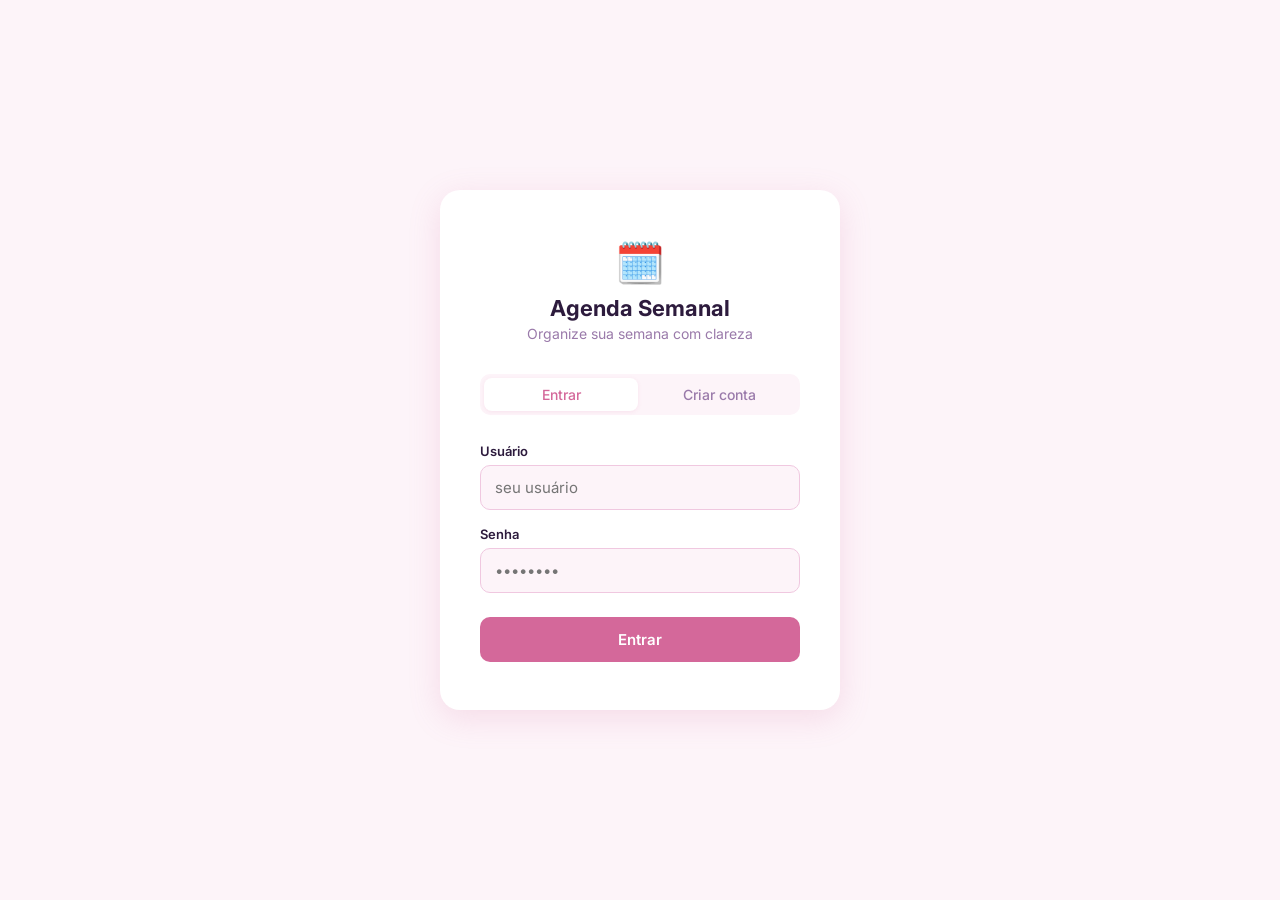
<file: index.html>
<!DOCTYPE html>
<html lang="pt-BR">
<head>
  <meta charset="UTF-8"/>
  <meta name="viewport" content="width=device-width, initial-scale=1.0"/>
  <title>Agenda Semanal</title>
  <link rel="preconnect" href="https://fonts.googleapis.com"/>
  <link href="https://fonts.googleapis.com/css2?family=Inter:wght@300;400;500;600;700&display=swap" rel="stylesheet"/>
  <link rel="stylesheet" href="style.css"/>
  <style>
    .auth-wrap {
      min-height: 100vh;
      display: flex;
      align-items: center;
      justify-content: center;
      padding: 24px;
      background: var(--bg);
    }
    .auth-card {
      background: var(--surface);
      border-radius: 20px;
      padding: 48px 40px;
      width: 100%;
      max-width: 400px;
      box-shadow: var(--shadow-lg);
    }
    .auth-logo {
      font-size: 40px;
      text-align: center;
      margin-bottom: 8px;
    }
    .auth-title {
      text-align: center;
      font-size: 22px;
      font-weight: 700;
      color: var(--text);
      margin: 0 0 4px;
    }
    .auth-sub {
      text-align: center;
      font-size: 14px;
      color: var(--text-muted);
      margin: 0 0 32px;
    }
    .auth-tabs {
      display: flex;
      background: var(--bg);
      border-radius: 10px;
      padding: 4px;
      margin-bottom: 28px;
      gap: 4px;
    }
    .auth-tab {
      flex: 1;
      padding: 8px;
      border: none;
      background: transparent;
      border-radius: 8px;
      font-size: 14px;
      font-weight: 500;
      color: var(--text-muted);
      cursor: pointer;
      transition: all .2s;
      font-family: inherit;
    }
    .auth-tab.active {
      background: var(--surface);
      color: var(--primary);
      box-shadow: var(--shadow-sm);
    }
    .field {
      margin-bottom: 16px;
    }
    .field label {
      display: block;
      font-size: 13px;
      font-weight: 600;
      color: var(--text);
      margin-bottom: 6px;
    }
    .field input {
      width: 100%;
      padding: 12px 14px;
      border: 1.5px solid var(--border);
      border-radius: 10px;
      font-size: 15px;
      font-family: inherit;
      color: var(--text);
      background: var(--bg);
      box-sizing: border-box;
      transition: border-color .2s;
      outline: none;
    }
    .field input:focus { border-color: var(--primary); }
    .btn-primary {
      width: 100%;
      padding: 13px;
      background: var(--primary);
      color: #fff;
      border: none;
      border-radius: 10px;
      font-size: 15px;
      font-weight: 600;
      font-family: inherit;
      cursor: pointer;
      margin-top: 8px;
      transition: opacity .2s, transform .1s;
    }
    .btn-primary:hover { opacity: .9; }
    .btn-primary:active { transform: scale(.98); }
    .btn-primary:disabled { opacity: .5; cursor: not-allowed; }
    .auth-error {
      background: #fef2f2;
      color: #dc2626;
      border: 1px solid #fecaca;
      border-radius: 8px;
      padding: 10px 14px;
      font-size: 13px;
      margin-bottom: 16px;
      display: none;
    }
    .auth-error.show { display: block; }
  </style>
</head>
<body class="theme-cotton-candy">
  <div class="auth-wrap">
    <div class="auth-card">
      <div class="auth-logo">🗓️</div>
      <h1 class="auth-title">Agenda Semanal</h1>
      <p class="auth-sub">Organize sua semana com clareza</p>

      <div class="auth-tabs">
        <button class="auth-tab active" onclick="setTab('login')">Entrar</button>
        <button class="auth-tab" onclick="setTab('register')">Criar conta</button>
      </div>

      <div id="error-msg" class="auth-error"></div>

      <div id="tab-login">
        <div class="field">
          <label>Usuário</label>
          <input type="text" id="login-user" placeholder="seu usuário" autocomplete="username"/>
        </div>
        <div class="field">
          <label>Senha</label>
          <input type="password" id="login-pass" placeholder="••••••••" autocomplete="current-password"/>
        </div>
        <button class="btn-primary" id="btn-login" onclick="doLogin()">Entrar</button>
      </div>

      <div id="tab-register" style="display:none">
        <div class="field">
          <label>Usuário</label>
          <input type="text" id="reg-user" placeholder="escolha um usuário" autocomplete="username"/>
        </div>
        <div class="field">
          <label>Senha <span style="color:var(--text-muted);font-weight:400">(mín. 6 caracteres)</span></label>
          <input type="password" id="reg-pass" placeholder="••••••••" autocomplete="new-password"/>
        </div>
        <div class="field">
          <label>Confirmar senha</label>
          <input type="password" id="reg-pass2" placeholder="••••••••" autocomplete="new-password"/>
        </div>
        <button class="btn-primary" id="btn-register" onclick="doRegister()">Criar conta</button>
      </div>
    </div>
  </div>

  <script>
    const BACKEND_URL = "https://script.google.com/macros/s/AKfycbxa2S6oVyt2hTP1QjkpkJQH9AMApKSBI0zk_z4VZbIABvyfS45VkRWJuxLRpO6Dthgm/exec"; // ← Cole aqui a URL do seu Apps Script (Web App URL)

    const ERRORS = {
      missing_fields:      "Preencha todos os campos.",
      invalid_credentials: "Usuário ou senha incorretos.",
      username_taken:      "Este usuário já está em uso.",
      password_too_short:  "A senha deve ter ao menos 6 caracteres.",
      passwords_no_match:  "As senhas não coincidem.",
      network:             "Erro de conexão. Tente novamente.",
    };

    function setTab(tab) {
      document.getElementById("tab-login").style.display    = tab === "login"    ? "" : "none";
      document.getElementById("tab-register").style.display = tab === "register" ? "" : "none";
      document.querySelectorAll(".auth-tab").forEach((el, i) => {
        el.classList.toggle("active", (tab === "login" && i === 0) || (tab === "register" && i === 1));
      });
      hideError();
    }

    function showError(msg) {
      const el = document.getElementById("error-msg");
      el.textContent = msg;
      el.classList.add("show");
    }
    function hideError() { document.getElementById("error-msg").classList.remove("show"); }

    async function callAPI(payload) {
      const r = await fetch(BACKEND_URL, {
        method: "POST",
        body: JSON.stringify(payload)
      });
      return r.json();
    }

    async function doLogin() {
      hideError();
      const btn = document.getElementById("btn-login");
      btn.disabled = true; btn.textContent = "Entrando…";
      try {
        const res = await callAPI({
          action: "login",
          username: document.getElementById("login-user").value,
          password: document.getElementById("login-pass").value
        });
        if (res.ok) {
          localStorage.setItem("agenda_token",    res.token);
          localStorage.setItem("agenda_username", res.username);
          localStorage.setItem("agenda_userId",   res.userId);
          window.location.href = "app.html";
        } else {
          showError(ERRORS[res.error] || res.error);
        }
      } catch(e) { showError(ERRORS.network); }
      btn.disabled = false; btn.textContent = "Entrar";
    }

    async function doRegister() {
      hideError();
      const pass  = document.getElementById("reg-pass").value;
      const pass2 = document.getElementById("reg-pass2").value;
      if (pass !== pass2) { showError(ERRORS.passwords_no_match); return; }
      const btn = document.getElementById("btn-register");
      btn.disabled = true; btn.textContent = "Criando…";
      try {
        const res = await callAPI({
          action: "register",
          username: document.getElementById("reg-user").value,
          password: pass
        });
        if (res.ok) {
          localStorage.setItem("agenda_token",    res.token);
          localStorage.setItem("agenda_username", res.username);
          localStorage.setItem("agenda_userId",   res.userId);
          window.location.href = "app.html";
        } else {
          showError(ERRORS[res.error] || res.error);
        }
      } catch(e) { showError(ERRORS.network); }
      btn.disabled = false; btn.textContent = "Criar conta";
    }

    // Redireciona se já logado
    if (localStorage.getItem("agenda_token") && localStorage.getItem("agenda_username")) {
      window.location.href = "app.html";
    }

    // Enter para submeter
    document.addEventListener("keydown", e => {
      if (e.key !== "Enter") return;
      const isLogin = document.getElementById("tab-register").style.display === "none";
      if (isLogin) doLogin(); else doRegister();
    });
  </script>
</body>
</html>
</file>
<file: style.css>
/* ============================================================
   AGENDA SEMANAL — style.css
   Temas: cotton-candy | sobrio | cinza | vibrante | dark | minimal
   + suporte a tema personalizado via CSS custom properties
   ============================================================ */

/* ── Reset & base ─────────────────────────────────────────── */
*, *::before, *::after { box-sizing: border-box; margin: 0; padding: 0; }
html { font-size: 16px; }
body {
  font-family: var(--font-family, 'Inter'), -apple-system, BlinkMacSystemFont, sans-serif;
  font-size: var(--font-size, 16px);
  transition: background .3s, color .3s;
  -webkit-font-smoothing: antialiased;
}

/* ── Famílias de fonte disponíveis ───────────────────────────
   Aplicadas via variável --font-family setada em JS.
   Carregadas via <link> no <head> de app.html. ───────────── */
.font-inter   { --font-family: 'Inter', sans-serif; }
.font-georgia { --font-family: 'Georgia', 'Merriweather', serif; }
.font-roboto  { --font-family: 'Roboto', sans-serif; }
.font-mono    { --font-family: 'JetBrains Mono', 'Roboto Mono', monospace; }

/* ── Tamanhos de fonte disponíveis ───────────────────────── */
.fontsize-small  { --font-size: 14px; }
.fontsize-medium { --font-size: 16px; }
.fontsize-large  { --font-size: 18px; }

/* ── Temas ────────────────────────────────────────────────── */

/* Cotton Candy */
.theme-cotton-candy {
  --primary:       #d4689a;
  --primary-light: #f8d7ea;
  --accent:        #9b72cf;
  --bg:            #fdf4f9;
  --surface:       #ffffff;
  --surface2:      #fce8f4;
  --border:        #f0c8e0;
  --text:          #2d1b3d;
  --text-muted:    #9a7aaa;
  --success:       #48bb78;
  --danger:        #f56565;
  --shadow-sm:     0 1px 4px rgba(212,104,154,.12);
  --shadow-md:     0 4px 16px rgba(212,104,154,.15);
  --shadow-lg:     0 8px 32px rgba(212,104,154,.18);
  --radius:        12px;
}

/* Sóbrio */
.theme-sobrio {
  --primary:       #1e40af;
  --primary-light: #dbeafe;
  --accent:        #0f766e;
  --bg:            #f8fafc;
  --surface:       #ffffff;
  --surface2:      #f1f5f9;
  --border:        #e2e8f0;
  --text:          #0f172a;
  --text-muted:    #64748b;
  --success:       #16a34a;
  --danger:        #dc2626;
  --shadow-sm:     0 1px 3px rgba(15,23,42,.08);
  --shadow-md:     0 4px 12px rgba(15,23,42,.10);
  --shadow-lg:     0 8px 28px rgba(15,23,42,.12);
  --radius:        8px;
}

/* Tons de Cinza */
.theme-cinza {
  --primary:       #374151;
  --primary-light: #f3f4f6;
  --accent:        #6b7280;
  --bg:            #f9fafb;
  --surface:       #ffffff;
  --surface2:      #f3f4f6;
  --border:        #d1d5db;
  --text:          #111827;
  --text-muted:    #6b7280;
  --success:       #059669;
  --danger:        #dc2626;
  --shadow-sm:     0 1px 3px rgba(0,0,0,.08);
  --shadow-md:     0 4px 12px rgba(0,0,0,.10);
  --shadow-lg:     0 8px 24px rgba(0,0,0,.12);
  --radius:        6px;
}

/* Vibrante */
.theme-vibrante {
  --primary:       #7c3aed;
  --primary-light: #ede9fe;
  --accent:        #db2777;
  --bg:            #faf5ff;
  --surface:       #ffffff;
  --surface2:      #f5f0ff;
  --border:        #ddd6fe;
  --text:          #1e1b4b;
  --text-muted:    #6d28d9;
  --success:       #10b981;
  --danger:        #ef4444;
  --shadow-sm:     0 1px 4px rgba(124,58,237,.15);
  --shadow-md:     0 4px 16px rgba(124,58,237,.18);
  --shadow-lg:     0 8px 32px rgba(124,58,237,.22);
  --radius:        14px;
}

/* Dark */
.theme-dark {
  --primary:       #818cf8;
  --primary-light: #312e81;
  --accent:        #34d399;
  --bg:            #0f172a;
  --surface:       #1e293b;
  --surface2:      #334155;
  --border:        #475569;
  --text:          #f1f5f9;
  --text-muted:    #94a3b8;
  --success:       #34d399;
  --danger:        #f87171;
  --shadow-sm:     0 1px 4px rgba(0,0,0,.4);
  --shadow-md:     0 4px 16px rgba(0,0,0,.5);
  --shadow-lg:     0 8px 32px rgba(0,0,0,.6);
  --radius:        12px;
}

/* Minimal */
.theme-minimal {
  --primary:       #000000;
  --primary-light: #f5f5f5;
  --accent:        #555555;
  --bg:            #ffffff;
  --surface:       #ffffff;
  --surface2:      #fafafa;
  --border:        #e5e5e5;
  --text:          #171717;
  --text-muted:    #737373;
  --success:       #166534;
  --danger:        #991b1b;
  --shadow-sm:     0 1px 2px rgba(0,0,0,.06);
  --shadow-md:     0 2px 8px rgba(0,0,0,.08);
  --shadow-lg:     0 4px 16px rgba(0,0,0,.10);
  --radius:        4px;
}

/* ── Componentes globais ──────────────────────────────────── */

.btn {
  display: inline-flex;
  align-items: center;
  gap: 6px;
  padding: 9px 16px;
  border-radius: var(--radius);
  font-size: 14px;
  font-weight: 500;
  font-family: inherit;
  cursor: pointer;
  border: none;
  transition: all .18s;
  white-space: nowrap;
}
.btn:disabled { opacity: .45; cursor: not-allowed; }
.btn-primary  { background: var(--primary); color: #fff; }
.btn-primary:hover:not(:disabled) { filter: brightness(1.1); }
.btn-ghost    { background: transparent; color: var(--text); border: 1.5px solid var(--border); }
.btn-ghost:hover:not(:disabled) { background: var(--surface2); }
.btn-danger   { background: var(--danger); color: #fff; }
.btn-sm       { padding: 6px 12px; font-size: 13px; }
.btn-icon     { padding: 8px; border-radius: 50%; }

.badge {
  display: inline-block;
  padding: 2px 8px;
  border-radius: 99px;
  font-size: 11px;
  font-weight: 600;
  letter-spacing: .4px;
}

.spinner {
  width: 20px; height: 20px;
  border: 2.5px solid var(--border);
  border-top-color: var(--primary);
  border-radius: 50%;
  animation: spin .7s linear infinite;
  display: inline-block;
}
@keyframes spin { to { transform: rotate(360deg); } }

/* Spinner pequeno usado dentro de botões durante carregamento (evita duplo clique) */
.btn-spinner {
  width: 12px; height: 12px;
  border: 2px solid rgba(255,255,255,.4);
  border-top-color: #fff;
  border-radius: 50%;
  display: inline-block;
  vertical-align: middle;
  margin-right: 4px;
  animation: spin .6s linear infinite;
}
.btn-ghost .btn-spinner,
.btn[disabled] .btn-spinner { border-color: var(--border); border-top-color: var(--text-muted); }

.modal-backdrop {
  position: fixed; inset: 0;
  background: rgba(0,0,0,.45);
  display: flex; align-items: center; justify-content: center;
  z-index: 1000; padding: 16px;
  animation: fadeIn .15s;
}
@keyframes fadeIn { from { opacity:0; } to { opacity:1; } }

.modal {
  background: var(--surface);
  border-radius: var(--radius);
  box-shadow: var(--shadow-lg);
  width: 100%;
  max-width: 480px;
  max-height: 90vh;
  overflow-y: auto;
  animation: slideUp .2s;
}
@keyframes slideUp { from { transform:translateY(16px); opacity:0; } to { transform:translateY(0); opacity:1; } }

.modal-header {
  display: flex; align-items: center; justify-content: space-between;
  padding: 20px 24px 16px;
  border-bottom: 1px solid var(--border);
}
.modal-header h3 { font-size: 17px; font-weight: 600; color: var(--text); }
.modal-body  { padding: 20px 24px; }
.modal-footer {
  padding: 16px 24px;
  border-top: 1px solid var(--border);
  display: flex; justify-content: flex-end; gap: 10px;
}

.form-field { margin-bottom: 16px; }
.form-field label {
  display: block;
  font-size: 13px; font-weight: 600;
  color: var(--text); margin-bottom: 6px;
}
.form-field input,
.form-field select,
.form-field textarea {
  width: 100%;
  padding: 10px 12px;
  border: 1.5px solid var(--border);
  border-radius: calc(var(--radius) - 2px);
  font-size: 14px; font-family: inherit;
  color: var(--text); background: var(--bg);
  outline: none; transition: border-color .18s;
  resize: vertical;
}
.form-field input:focus,
.form-field select:focus,
.form-field textarea:focus { border-color: var(--primary); }

.toast {
  position: fixed;
  bottom: 24px; right: 24px;
  background: var(--text);
  color: var(--bg);
  padding: 12px 18px;
  border-radius: var(--radius);
  font-size: 14px;
  box-shadow: var(--shadow-lg);
  z-index: 2000;
  animation: toastIn .25s;
  max-width: 320px;
}
@keyframes toastIn { from { transform:translateY(12px); opacity:0; } }

/* ── Checkbox personalizado ──────────────────────────────── */
.check-wrap {
  display: flex; align-items: center; gap: 8px; cursor: pointer;
}
.check-wrap input[type=checkbox] { display: none; }
.check-box {
  width: 18px; height: 18px;
  border: 2px solid var(--border);
  border-radius: 5px;
  display: flex; align-items: center; justify-content: center;
  transition: all .18s; flex-shrink: 0;
}
.check-wrap input:checked + .check-box {
  background: var(--success);
  border-color: var(--success);
}
.check-box::after {
  content: "";
  width: 5px; height: 9px;
  border: 2px solid #fff;
  border-top: none; border-left: none;
  transform: rotate(45deg) translateY(-1px);
  display: none;
}
.check-wrap input:checked + .check-box::after { display: block; }

/* ── Scrollbar ───────────────────────────────────────────── */
::-webkit-scrollbar { width: 6px; height: 6px; }
::-webkit-scrollbar-track { background: transparent; }
::-webkit-scrollbar-thumb { background: var(--border); border-radius: 99px; }

/* ── Indicador de "hoje" ──────────────────────────────────── */
.week-grid-header.is-today {
  background: var(--accent);
  position: relative;
}
.week-grid-header.is-today::after {
  content: "•";
  display: block;
  font-size: 18px;
  line-height: 0;
  margin-top: 4px;
}
.week-cell.is-today-col {
  background: var(--primary-light) !important;
  box-shadow: inset 0 0 0 1.5px var(--primary);
}

/* ── Prioridade ───────────────────────────────────────────── */
.priority-dot {
  width: 7px; height: 7px; border-radius: 50%;
  display: inline-block; flex-shrink: 0;
}
.priority-baixa  { background: #94a3b8; }
.priority-media  { background: #f59e0b; }
.priority-alta   { background: #ef4444; }

.star-icon { font-size: 13px; cursor: pointer; flex-shrink: 0; user-select: none; }
.star-icon.active { filter: drop-shadow(0 0 2px rgba(250,204,21,.6)); }

/* ── Tarefa bloqueada por dependência ────────────────────── */
.task-chip.blocked, .list-task-row.blocked {
  opacity: .65;
  cursor: not-allowed;
  position: relative;
}
.dep-lock-icon { font-size: 11px; opacity: .7; flex-shrink: 0; }

/* ── Subtarefas ───────────────────────────────────────────── */
.subtask-list {
  margin-top: 4px;
  padding-left: 4px;
  display: flex; flex-direction: column; gap: 2px;
}
.subtask-row {
  display: flex; align-items: center; gap: 5px;
  font-size: 11.5px; color: var(--text-muted);
}
.subtask-row.done { text-decoration: line-through; opacity: .55; }
.subtask-row input[type=checkbox] {
  width: 11px; height: 11px; accent-color: var(--success); cursor: pointer; flex-shrink: 0;
}

/* ── Edição inline ────────────────────────────────────────── */
.task-title[contenteditable="true"] {
  outline: none;
  border-bottom: 1px dashed var(--primary);
  cursor: text;
}
.list-task-title[contenteditable="true"] {
  outline: none;
  border-bottom: 1px dashed var(--primary);
  cursor: text;
}

/* ── Busca rápida ─────────────────────────────────────────── */
.search-box {
  position: relative;
  display: flex; align-items: center;
}
.search-box input {
  padding: 7px 12px 7px 30px;
  border: 1.5px solid var(--border);
  border-radius: var(--radius);
  font-size: 13px; font-family: inherit;
  background: var(--bg); color: var(--text);
  width: 180px; outline: none; transition: border-color .18s, width .18s;
}
.search-box input:focus { border-color: var(--primary); width: 220px; }
.search-box .search-icon {
  position: absolute; left: 9px; font-size: 13px; opacity: .5; pointer-events: none;
}
.search-box .search-clear {
  position: absolute; right: 6px; background: none; border: none; cursor: pointer;
  font-size: 13px; opacity: .5; padding: 2px;
}
.search-box .search-clear:hover { opacity: 1; }

/* ── Progresso da semana ──────────────────────────────────── */
.week-progress {
  display: flex; align-items: center; gap: 8px;
  font-size: 12px; color: var(--text-muted);
}
.week-progress-bar {
  width: 80px; height: 6px; border-radius: 99px;
  background: var(--surface2); overflow: hidden;
}
.week-progress-fill {
  height: 100%; background: var(--success); transition: width .3s;
}

/* ── Responsividade básica ───────────────────────────────── */
@media (max-width: 640px) {
  .modal { max-width: 100%; border-radius: var(--radius) var(--radius) 0 0; }
  .modal-backdrop { align-items: flex-end; }
  .toast { left: 16px; right: 16px; bottom: 16px; }
}
</file>
